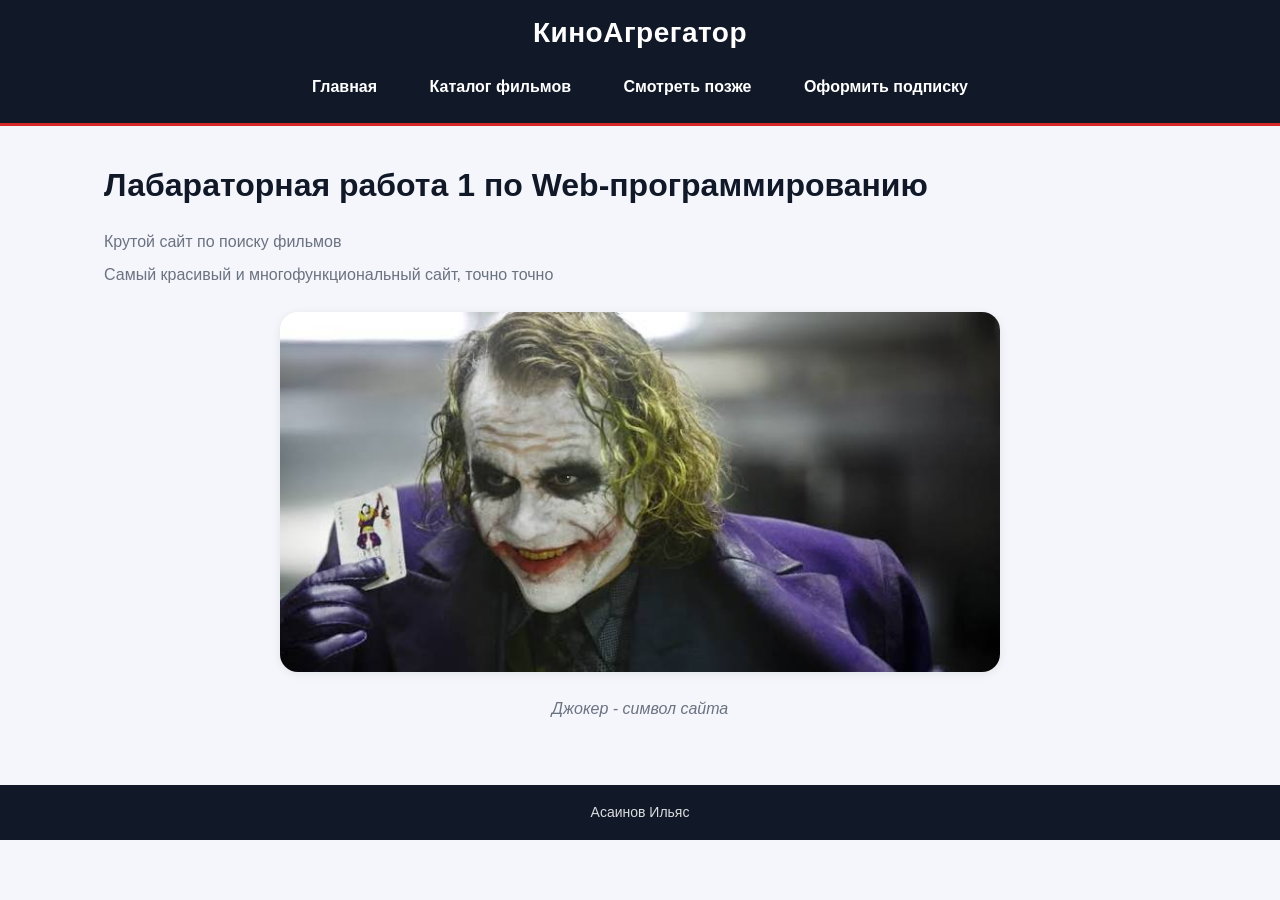
<file: index.html>
<!DOCTYPE html>
<html lang="ru"> 
    <head> 
        <link rel="stylesheet" href="style.css">
        <meta charset="UTF-8"> 
        <meta name="viewport" content="width=device-width, initial-scale=1.0"> 
        <title>КиноАгрегатор</title> 
    </head> 
    <body> 
        <header class="header">
            <h1 class="header__name">КиноАгрегатор</h1>
            <nav class="menu">
                <ul class="menu__list">
                    <li class="menu__item"><a href="index.html">Главная</a></li>
                    <li class="menu__item"><a href="catalog.html">Каталог фильмов</a></li>
                    <li class="menu__item"><a href="collection.html">Смотреть позже</a></li>
                    <li class="menu__item"><a href="checkout.html">Оформить подписку</a></li>
                </ul>
            </nav>
        </header>
        <main class="main">
            <h2 class="main__name">Лабараторная работа 1 по Web-программированию</h2>
            <p class="main__discription-site"> Крутой сайт по поиску фильмов</p>
            <p class="main__discription-site">Самый красивый и многофункциональный сайт, точно точно</p>
            <img class="main__picture-site" src="Джокер.jpg" alt="Баннер сервиса(Джокер)">
            <p class="main__discription-picture">Джокер - символ сайта</p>
        </main>
        <footer class="footer"><p class="footer__text">Асаинов Ильяс</p></footer>
    </body> 
</html>
</file>
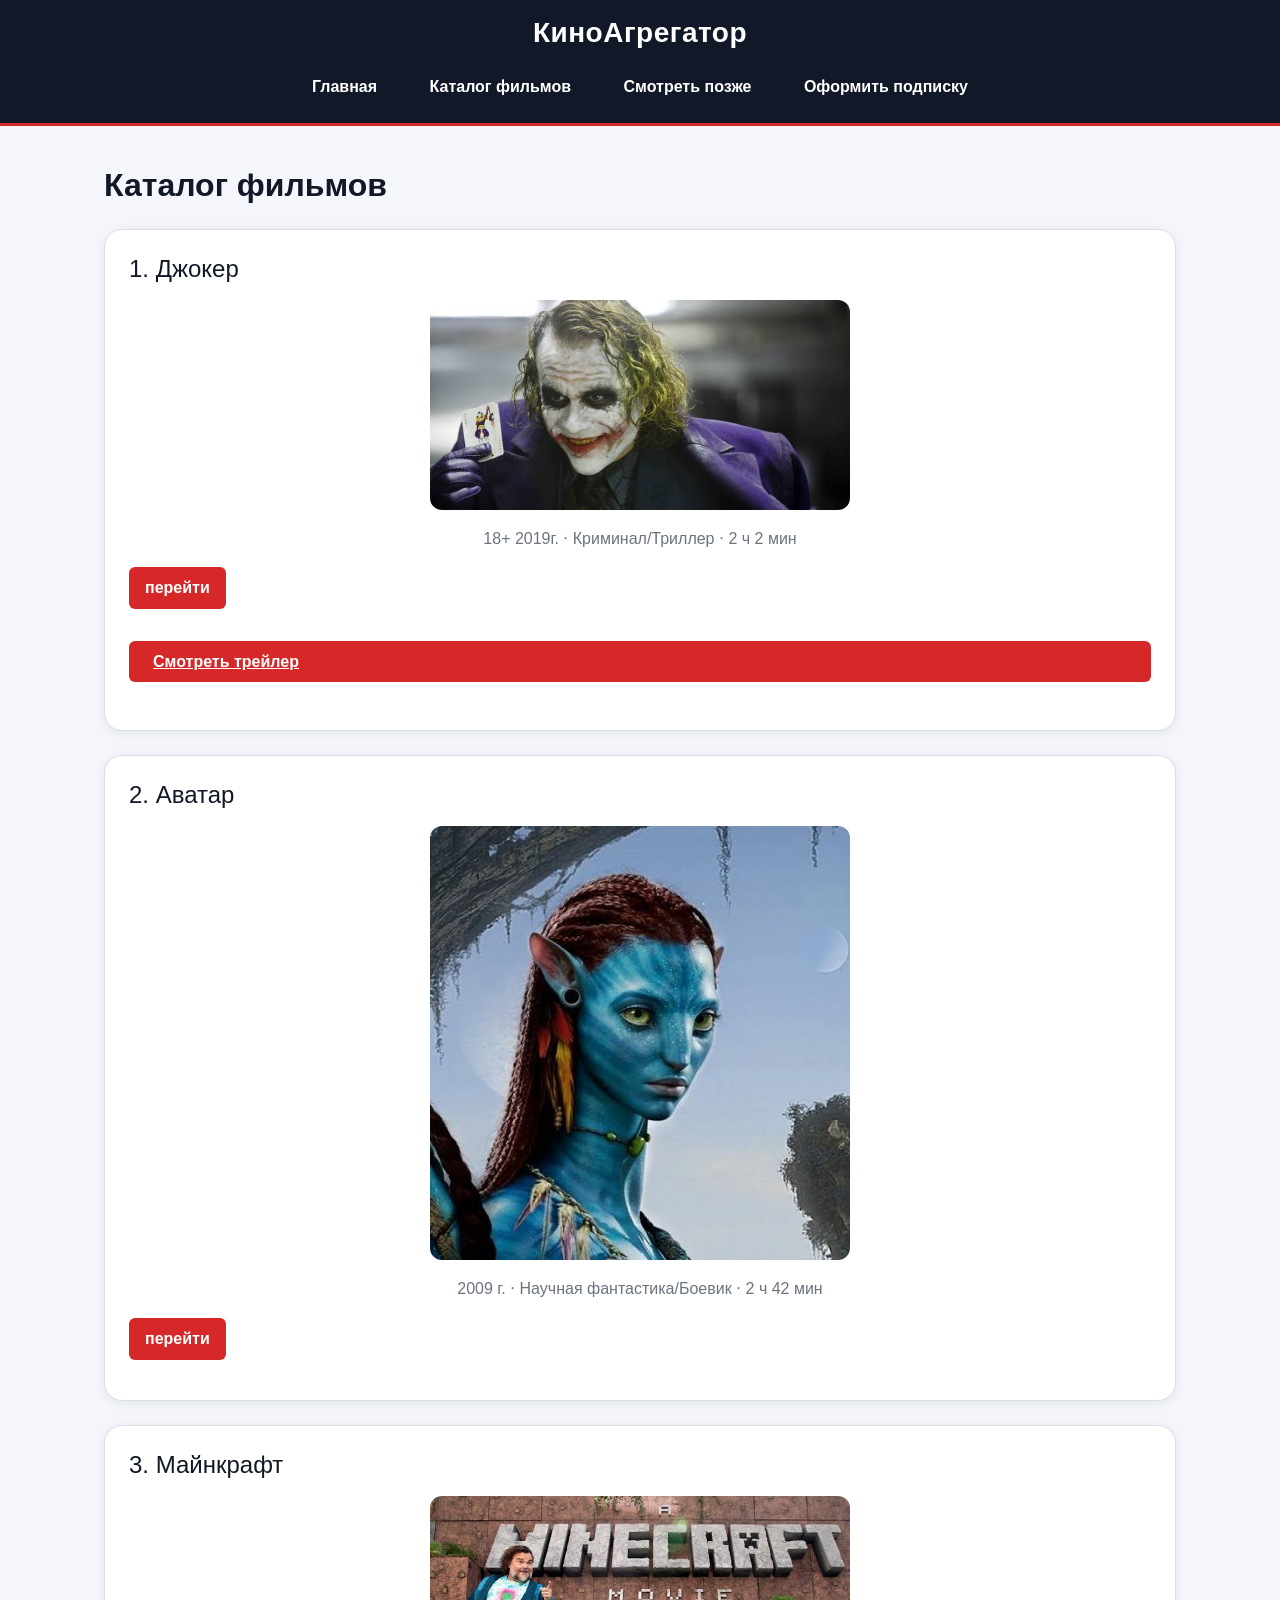
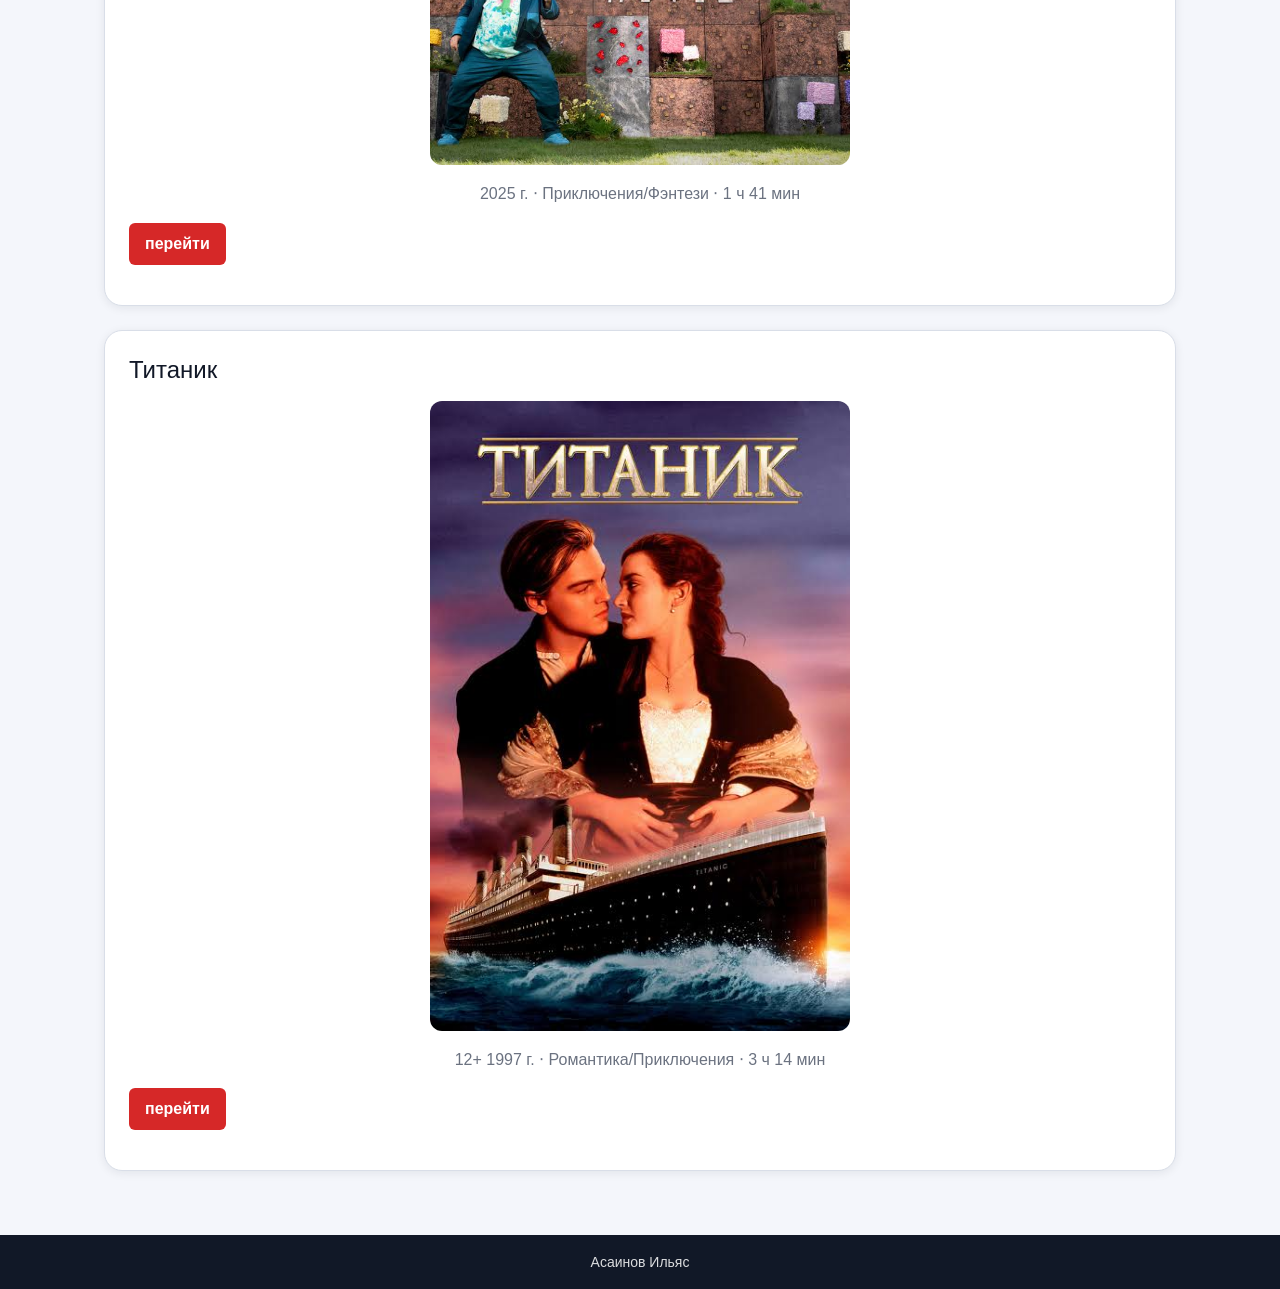
<file: catalog.html>
<!DOCTYPE html>
<html lang="ru"> 
    <head> 
        <link rel="stylesheet" href="style.css">
        <meta charset="UTF-8"> 
        <meta name="viewport" content="width=device-width, initial-scale=1.0"> 
        <title>КиноАгрегатор</title> 
    </head> 
    <body> 
        <header class="header">
            <h1 class="header__name">КиноАгрегатор</h1>
            <nav class="menu">
                <ul class="menu__list">
                    <li class="menu__item"><a href="index.html">Главная</a></li>
                    <li class="menu__item"><a href="catalog.html">Каталог фильмов</a></li>
                    <li class="menu__item"><a href="collection.html">Смотреть позже</a></li>
                    <li class="menu__item"><a href="checkout.html">Оформить подписку</a></li>
                </ul>
            </nav>
        </header>
        <main class="main">
            <section class="catalog">
                <h2 class="catalog__name">Каталог фильмов</h2>
                <div class="movie-card">
                    <p class="movie-card__name">1. Джокер</p>
                    <img src="Джокер.jpg" alt="Баннер сервиса(Джокер)" class="movie-card__picture">
                    <p class="movie-card__description">18+ 2019г. ‧ Криминал/Триллер ‧ 2 ч 2 мин</p>
                    <a href="detail.html" class="movie-card__link">перейти</a>

                    <a href="#trailer-modal" class="form__button detail__trigger">Смотреть трейлер</a>

                    <div class="modal" id="trailer-modal">
                    <div class="modal__dialog">
                        <a href="#!" class="modal__close" aria-label="Закрыть">&times;</a>
                        <h3 class="modal__title">Трейлер — Джокер (2019)</h3>
                        <video class="modal__player" controls>
                        <source src="trailer.mp4" type="video/mp4">
                        </video>
                    </div>
                    </div>
                </div>
                <div class="movie-card">
                    <p class="movie-card__name">2. Аватар</p>
                    <img src="Аватар.jpg" alt="Обложка фильма Аватар" class="movie-card__picture">
                    <p class="movie-card__description">2009 г. ‧ Научная фантастика/Боевик ‧ 2 ч 42 мин</p>
                    <p class="movie-card__link">перейти</p>
                </div>
                <div class="movie-card">
                    <p class="movie-card__name">3. Майнкрафт</p>
                    <img src="Майнкрафт.jpg" alt="Обложка фильма Майнкрафт)" class="movie-card__picture">
                    <p class="movie-card__description">2025 г. ‧ Приключения/Фэнтези ‧ 1 ч 41 мин</p>
                    <p class="movie-card__link">перейти</p>
                </div>
                <div class="movie-card">
                    <p class="movie-card__name"> Титаник</p>
                    <img src="Титаник.jpg" alt="Обложка фильма Титаник" class="movie-card__picture">
                    <p class="movie-card__description">12+ 1997 г. ‧ Романтика/Приключения ‧ 3 ч 14 мин</p>
                    <p class="movie-card__link">перейти</p>
                </div>
            </section>
        </main>
        <footer class="footer"><p class="footer__text">Асаинов Ильяс</p></footer>
    </body> 
</html>
</file>
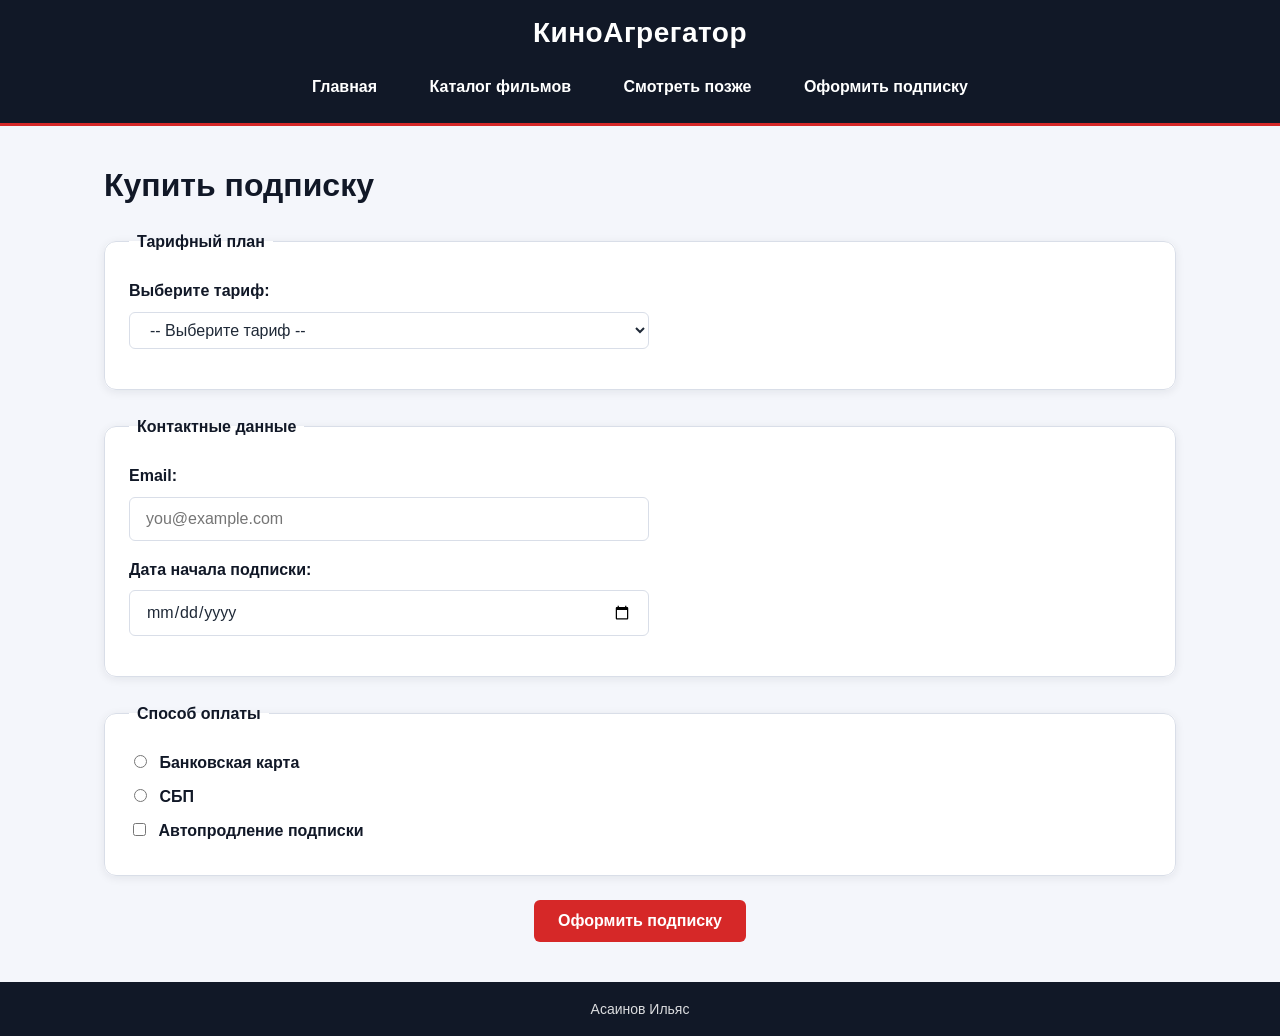
<file: checkout.html>
<!DOCTYPE html>
<html lang="ru"> 
    <head> 
        <link rel="stylesheet" href="style.css">
        <meta charset="UTF-8"> 
        <meta name="viewport" content="width=device-width, initial-scale=1.0"> 
        <title>КиноАгрегатор</title> 
    </head> 
    <body> 
        <header class="header">
            <h1 class="header__name">КиноАгрегатор</h1>
            <nav class="menu">
                <ul class="menu__list">
                    <li class="menu__item"><a href="index.html">Главная</a></li>
                    <li class="menu__item"><a href="catalog.html">Каталог фильмов</a></li>
                    <li class="menu__item"><a href="collection.html">Смотреть позже</a></li>
                    <li class="menu__item"><a href="checkout.html">Оформить подписку</a></li>
                </ul>
            </nav>
        </header>
        <main class="main">
            <h2 class="main__name">Купить подписку</h2>
            <fieldset class="main__tarif">
                <legend class="main__plan-name">Тарифный план</legend>
                <label class="main__label-tarif">Выберите тариф:</label>
                <select class="main__plan" id="plan" name="plan" required>
                    <option class="main__option" value="">-- Выберите тариф --</option>
                    <option class="main__option" value="basic">Базовый (1 экран, HD) — 299 ₽/мес</option>
                    <option class="main__option" value="standard">Стандарт (2 экрана, Full HD) — 499 ₽/мес</option>
                    <option class="main__option" value="premium">Премиум (4 экрана, 4K) — 799 ₽/мес</option>
                </select>
            </fieldset>
             <fieldset class="main__contact">
                <legend class="main__contact-name">Контактные данные</legend>
                <label class="main__label-email">Email:</label>
                <input class="main__input-email" required placeholder="you@example.com">
                <label class="main__start-date" for="start-date">Дата начала подписки:</label>
                <input class="main__input-start-date"type="date" id="start-date" name="start_date" required>
            </fieldset>

            <fieldset class="main__pay">
                <legend class="main__pay-method">Способ оплаты</legend>
                <label class="main__label-card">
                    <input class="main__input-card" type="radio" name="pay"> Банковская карта
                </label>
                <label class="main__label-sbp">
                    <input class="main__input-sbp" type="radio" name="pay"> СБП
                </label>
                <label class="main__label-auto">
                    <input class="main__input-auto" type="checkbox"> Автопродление подписки
                </label>
            </fieldset>
            <button class="main__confirm">Оформить подписку</button>
        </main>
        <footer class="footer"><p class="footer__text">Асаинов Ильяс</p></footer>
    </body> 
</html>
</file>
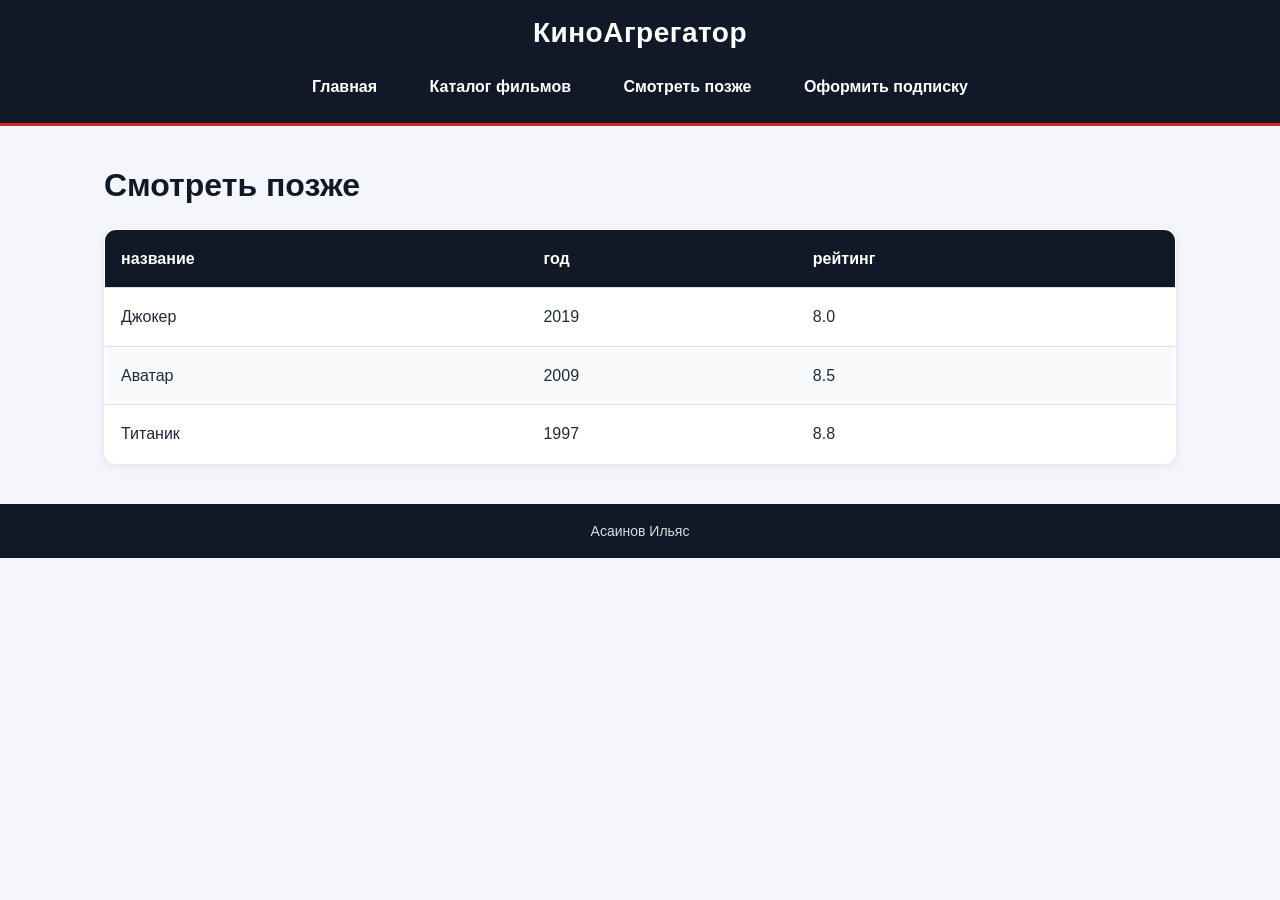
<file: collection.html>
<!DOCTYPE html>
<html lang="ru"> 
    <head> 
        <link rel="stylesheet" href="style.css">
        <meta charset="UTF-8"> 
        <meta name="viewport" content="width=device-width, initial-scale=1.0"> 
        <title>КиноАгрегатор</title> 
    </head> 
    <body> 
        <header class="header">
            <h1 class="header__name">КиноАгрегатор</h1>
            <nav class="menu">
                <ul class="menu__list">
                    <li class="menu__item"><a href="index.html">Главная</a></li>
                    <li class="menu__item"><a href="catalog.html">Каталог фильмов</a></li>
                    <li class="menu__item"><a href="collection.html">Смотреть позже</a></li>
                    <li class="menu__item"><a href="checkout.html">Оформить подписку</a></li>
                </ul>
            </nav>
        </header>
        <main class="main">
            <h2 class="mian__name">Смотреть позже</h2>
            <table class="table">
                <thead class="table__head">
                    <tr class="table__line">
                        <th class="table__item">название</th>
                        <th class="table__item">год</th>
                        <th class="table__item">рейтинг</th>
                    </tr>
                </thead>
                <tbody class="table__body">
                    <tr class="table__line">
                        <th class="table__item">Джокер</th>
                        <th class="table__item">2019</th>
                        <th class="table__item">8.0</th>
                    </tr>
                    <tr class="table__line">
                        <th class="table__item">Аватар</th>
                        <th class="table__item">2009</th>
                        <th class="table__item">8.5</th>
                    </tr>
                    <tr class="table__line">
                        <th class="table__item">Титаник</th>
                        <th class="table__item">1997</th>
                        <th class="table__item">8.8</th>
                    </tr>
                </tbody>
            </table>
        </main>
        <footer class="footer"><p class="footer__text">Асаинов Ильяс</p></footer>
    </body> 
</html>
</file>
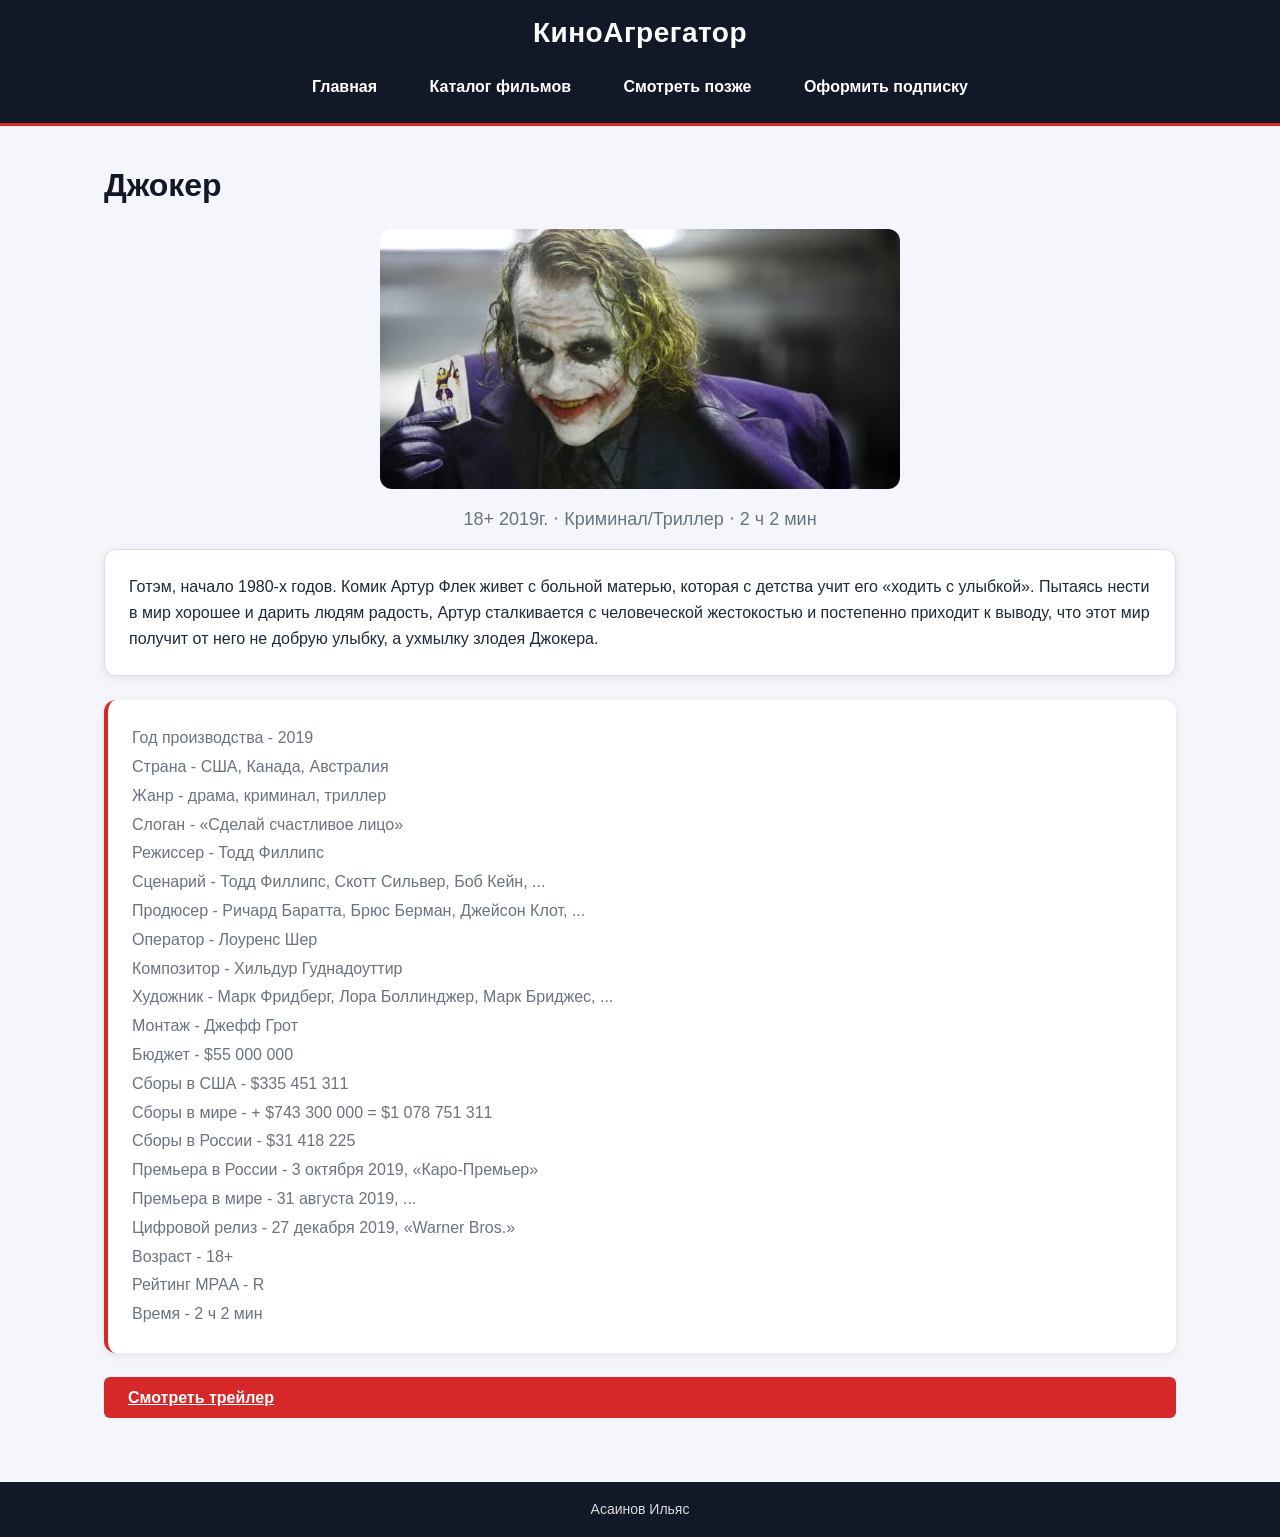
<file: detail.html>
<!DOCTYPE html>
<html lang="ru"> 
    <head> 
        <link rel="stylesheet" href="style.css">
        <meta charset="UTF-8"> 
        <meta name="viewport" content="width=device-width, initial-scale=1.0"> 
        <title>КиноАгрегатор</title> 
    </head> 
    <body> 
        <header class="header">
            <h1 class="header__name">КиноАгрегатор</h1>
            <nav class="menu">
                <ul class="menu__list">
                    <li class="menu__item"><a href="index.html">Главная</a></li>
                    <li class="menu__item"><a href="catalog.html">Каталог фильмов</a></li>
                    <li class="menu__item"><a href="collection.html">Смотреть позже</a></li>
                    <li class="menu__item"><a href="checkout.html">Оформить подписку</a></li>
                </ul>
            </nav>
        </header>
        <main class="main">
            <h2 class="main__name">Джокер</h2>
            <img class="main__picture" src="Джокер.jpg" alt="Баннер сервиса(Джокер)">
            <p class="main__discription">18+ 2019г. ‧ Криминал/Триллер ‧ 2 ч 2 мин</p>
            <article class="main__rticle">Готэм, начало 1980-х годов. Комик Артур Флек живет с больной матерью, которая с детства учит его 
                «ходить с улыбкой». Пытаясь нести в мир хорошее и дарить людям радость, Артур сталкивается с человеческой
                 жестокостью и постепенно приходит к выводу, что этот мир получит от него не добрую улыбку, а ухмылку злодея Джокера.
            </article>
            <section class="main__section">
                <article class="main__records">
                    Год производства - 2019<br>
                        Страна - США, Канада, Австралия<br>
                        Жанр - драма, криминал, триллер<br>
                        Слоган - «Сделай счастливое лицо»<br>
                        Режиссер - Тодд Филлипс<br>
                        Сценарий - Тодд Филлипс, Скотт Сильвер, Боб Кейн, ...<br>
                        Продюсер - Ричард Баратта, Брюс Берман, Джейсон Клот, ...<br>
                        Оператор - Лоуренс Шер<br>
                        Композитор - Хильдур Гуднадоуттир<br>
                        Художник - Марк Фридберг, Лора Боллинджер, Марк Бриджес, ...<br>
                        Монтаж - Джефф Грот<br>
                        Бюджет - $55 000 000<br>
                        Сборы в США - $335 451 311<br>
                        Сборы в мире - + $743 300 000 = $1 078 751 311<br>
                        Сборы в России - $31 418 225<br>
                        Премьера в России - 3 октября 2019, «Каро-Премьер»<br>
                        Премьера в мире - 31 августа 2019, ...<br>
                        Цифровой релиз - 27 декабря 2019, «Warner Bros.»<br>
                        Возраст - 18+<br>
                        Рейтинг MPAA - R<br>
                        Время - 2 ч 2 мин<br>
                </article>
            </section>
            <a href="#trailer-modal" class="form__button detail__trigger">Смотреть трейлер</a>
            <div class="modal" id="trailer-modal">
            <div class="modal__dialog">
                <a href="#!" class="modal__close" aria-label="Закрыть">&times;</a>
                <h3 class="modal__title">Трейлер — Джокер (2019)</h3>
                <video class="modal__player" controls>
                <source src="trailer.mp4" type="video/mp4">
                </video>
            </div>
            </div>
        </main>
        <footer class="footer"><p class="footer__text">Асаинов Ильяс</p></footer>
    </body> 
</html>
</file>
<file: style.css>
*,
*::before,
*::after {
  box-sizing: border-box;
}

body {
  margin: 0;
  padding: 0;
  font-family: "Segoe UI", "Roboto", Arial, sans-serif;
  font-size: 16px;
  line-height: 1.6;
  color: #1f2937;
  background-color: #f4f6fb;
}

.form__button, .main__confirm {
  display: inline-block;
  padding: 8px 24px;
  color: #fff;
  font: inherit;
  font-weight: 700;
  cursor: pointer;
  background-color: #d62828;
  border: 0;
  border-radius: 6px;
  transition: background-color 0.25s ease, transform 0.25s ease, box-shadow 0.25s ease;
}
.form__button:hover, .main__confirm:hover {
  background-color: #a61e1e;
  transform: translateY(-2px);
  box-shadow: 0 2px 10px rgba(17, 24, 39, 0.08);
}
.form__button:focus-visible, .main__confirm:focus-visible {
  outline: 3px solid rgba(214, 40, 40, 0.35);
  outline-offset: 2px;
}

.detail__trigger {
  display: block;
  margin: 16px auto 24px;
}

.header {
  padding: 16px 24px;
  color: #fff;
  background-color: #111827;
  border-bottom: 3px solid #d62828;
}
.header__name {
  margin: 0 0 16px;
  font-size: 28px;
  line-height: 1.2;
  text-align: center;
  letter-spacing: 0.5px;
}

.menu__list {
  margin: 0;
  padding: 0;
  text-align: center;
  list-style: none;
}
.menu__item {
  display: inline-block;
  margin: 0 8px;
}
.menu__item a {
  display: inline-block;
  padding: 8px 16px;
  color: #fff;
  font-weight: 600;
  text-decoration: none;
  border-radius: 6px;
  transition: background-color 0.25s ease, color 0.25s ease;
}
.menu__item a:hover, .menu__item a:focus-visible {
  color: #fff;
  background-color: #d62828;
  outline: none;
}

.main {
  width: 100%;
  max-width: 1120px;
  margin: 0 auto;
  padding: 40px 24px;
}
.main__name {
  margin: 0 0 24px;
  font-size: 32px;
  line-height: 1.2;
  color: #111827;
}
.main__discription-site {
  margin: 0 0 8px;
  color: #6b7280;
}
.main__picture-site {
  display: block;
  width: 100%;
  max-width: 720px;
  height: auto;
  margin: 24px auto;
  -o-object-fit: cover;
     object-fit: cover;
  border-radius: 18px;
  box-shadow: 0 2px 10px rgba(17, 24, 39, 0.08);
}
.main__discription-picture {
  margin: 0 0 24px;
  color: #6b7280;
  font-style: italic;
  text-align: center;
}
.main__picture {
  display: block;
  width: 100%;
  max-width: 520px;
  height: auto;
  margin: 0 auto 16px;
  -o-object-fit: cover;
     object-fit: cover;
  border-radius: 12px;
}
.main__discription {
  margin: 0 0 16px;
  color: #6b7280;
  font-size: 18px;
  text-align: center;
}
.main__rticle {
  margin: 0 0 24px;
  padding: 24px;
  background-color: #ffffff;
  border: 1px solid #d9dee8;
  border-radius: 12px;
  box-shadow: 0 2px 10px rgba(17, 24, 39, 0.08);
}
.main__section {
  margin-bottom: 24px;
}
.main__records {
  padding: 24px;
  color: #6b7280;
  line-height: 1.8;
  background-color: #ffffff;
  border-left: 4px solid #d62828;
  border-radius: 12px;
  box-shadow: 0 2px 10px rgba(17, 24, 39, 0.08);
}
.main__tarif, .main__contact, .main__pay {
  margin: 0 0 24px;
  padding: 24px;
  background-color: #ffffff;
  border: 1px solid #d9dee8;
  border-radius: 12px;
  box-shadow: 0 2px 10px rgba(17, 24, 39, 0.08);
}
.main__plan-name, .main__contact-name, .main__pay-method {
  padding: 0 8px;
  color: #111827;
  font-weight: 700;
}
.main__label-tarif, .main__label-email, .main__start-date, .main__label-card, .main__label-sbp, .main__label-auto {
  display: block;
  margin: 0 0 8px;
  color: #111827;
  font-weight: 600;
}
.main__plan, .main__input-email, .main__input-start-date {
  display: block;
  width: 100%;
  max-width: 520px;
  margin: 0 0 16px;
  padding: 8px 16px;
  color: #1f2937;
  font: inherit;
  background-color: #fff;
  border: 1px solid #d9dee8;
  border-radius: 6px;
  transition: border-color 0.25s ease, box-shadow 0.25s ease;
}
.main__plan:focus, .main__input-email:focus, .main__input-start-date:focus {
  border-color: #d62828;
  outline: none;
  box-shadow: 0 0 0 3px rgba(214, 40, 40, 0.15);
}
.main__option {
  color: #1f2937;
}
.main__input-card, .main__input-sbp, .main__input-auto {
  margin-right: 8px;
  accent-color: #d62828;
}
.main__confirm {
  display: block;
  margin: 0 auto;
}

.mian__name {
  margin: 0 0 24px;
  font-size: 32px;
  line-height: 1.2;
  color: #111827;
}

.catalog__name {
  margin: 0 0 24px;
  font-size: 32px;
  line-height: 1.2;
  color: #111827;
}

.movie-card {
  margin: 0 0 24px;
  padding: 24px;
  background-color: #ffffff;
  border: 1px solid #d9dee8;
  border-radius: 18px;
  box-shadow: 0 2px 10px rgba(17, 24, 39, 0.08);
}
.movie-card__name {
  margin: 0 0 16px;
  font-size: 24px;
  line-height: 1.25;
  color: #111827;
}
.movie-card__picture {
  display: block;
  width: 100%;
  max-width: 420px;
  height: auto;
  margin: 0 auto 16px;
  -o-object-fit: cover;
     object-fit: cover;
  border-radius: 12px;
}
.movie-card__description {
  margin: 0 0 16px;
  color: #6b7280;
  text-align: center;
}
.movie-card__link {
  display: inline-block;
  margin: 0 8px 16px 0;
  padding: 8px 16px;
  color: #fff;
  font-weight: 600;
  text-decoration: none;
  cursor: pointer;
  background-color: #d62828;
  border-radius: 6px;
  transition: background-color 0.25s ease, transform 0.25s ease;
}
.movie-card__link:hover, .movie-card__link:focus-visible {
  background-color: #a61e1e;
  transform: translateY(-2px);
  outline: none;
}

.table {
  width: 100%;
  overflow: hidden;
  background-color: #ffffff;
  border: 1px solid #d9dee8;
  border-collapse: collapse;
  border-radius: 12px;
  box-shadow: 0 2px 10px rgba(17, 24, 39, 0.08);
}
.table__head {
  color: #fff;
  background-color: #111827;
}
.table__line {
  border-bottom: 1px solid #d9dee8;
}
.table__item {
  padding: 16px;
  color: inherit;
  font-weight: 500;
  text-align: left;
}
.table__head .table__item {
  color: #fff;
  font-weight: 700;
}
.table__body .table__line:nth-child(even) {
  background-color: #f8fafc;
}
.table__body .table__line:hover {
  background-color: rgba(214, 40, 40, 0.06);
}

.footer {
  padding: 16px 24px;
  color: #fff;
  text-align: center;
  background-color: #111827;
}
.footer__text {
  margin: 0;
  color: rgba(255, 255, 255, 0.85);
  font-size: 14px;
}

.modal {
  display: none;
  position: fixed;
  top: 0;
  right: 0;
  bottom: 0;
  left: 0;
  z-index: 1000;
  padding: 24px;
  background-color: rgba(17, 24, 39, 0.78);
}
.modal__dialog {
  position: absolute;
  top: 50%;
  left: 50%;
  width: calc(100% - 48px);
  max-width: 900px;
  padding: 24px;
  background-color: #ffffff;
  border-radius: 18px;
  box-shadow: 0 24px 70px rgba(17, 24, 39, 0.35);
  transform: translate(-50%, -50%);
}
.modal__close {
  position: absolute;
  top: 8px;
  right: 8px;
  width: 40px;
  height: 40px;
  color: #fff;
  font-size: 28px;
  line-height: 1;
  cursor: pointer;
  background-color: #111827;
  border: 0;
  border-radius: 50%;
  transition: background-color 0.25s ease, transform 0.25s ease;
}
.modal__close:hover {
  background-color: #d62828;
  transform: rotate(90deg);
}
.modal__close:focus-visible {
  outline: 3px solid rgba(214, 40, 40, 0.35);
  outline-offset: 2px;
}
.modal__title {
  margin: 0 40px 16px 0;
  color: #111827;
  font-size: 22px;
  line-height: 1.3;
}
.modal__player {
  display: block;
  width: 100%;
  max-height: 70vh;
  background-color: #000;
  border-radius: 12px;
}

.modal:target,
.modal_open {
  display: block;
}/*# sourceMappingURL=style.css.map */
</file>
